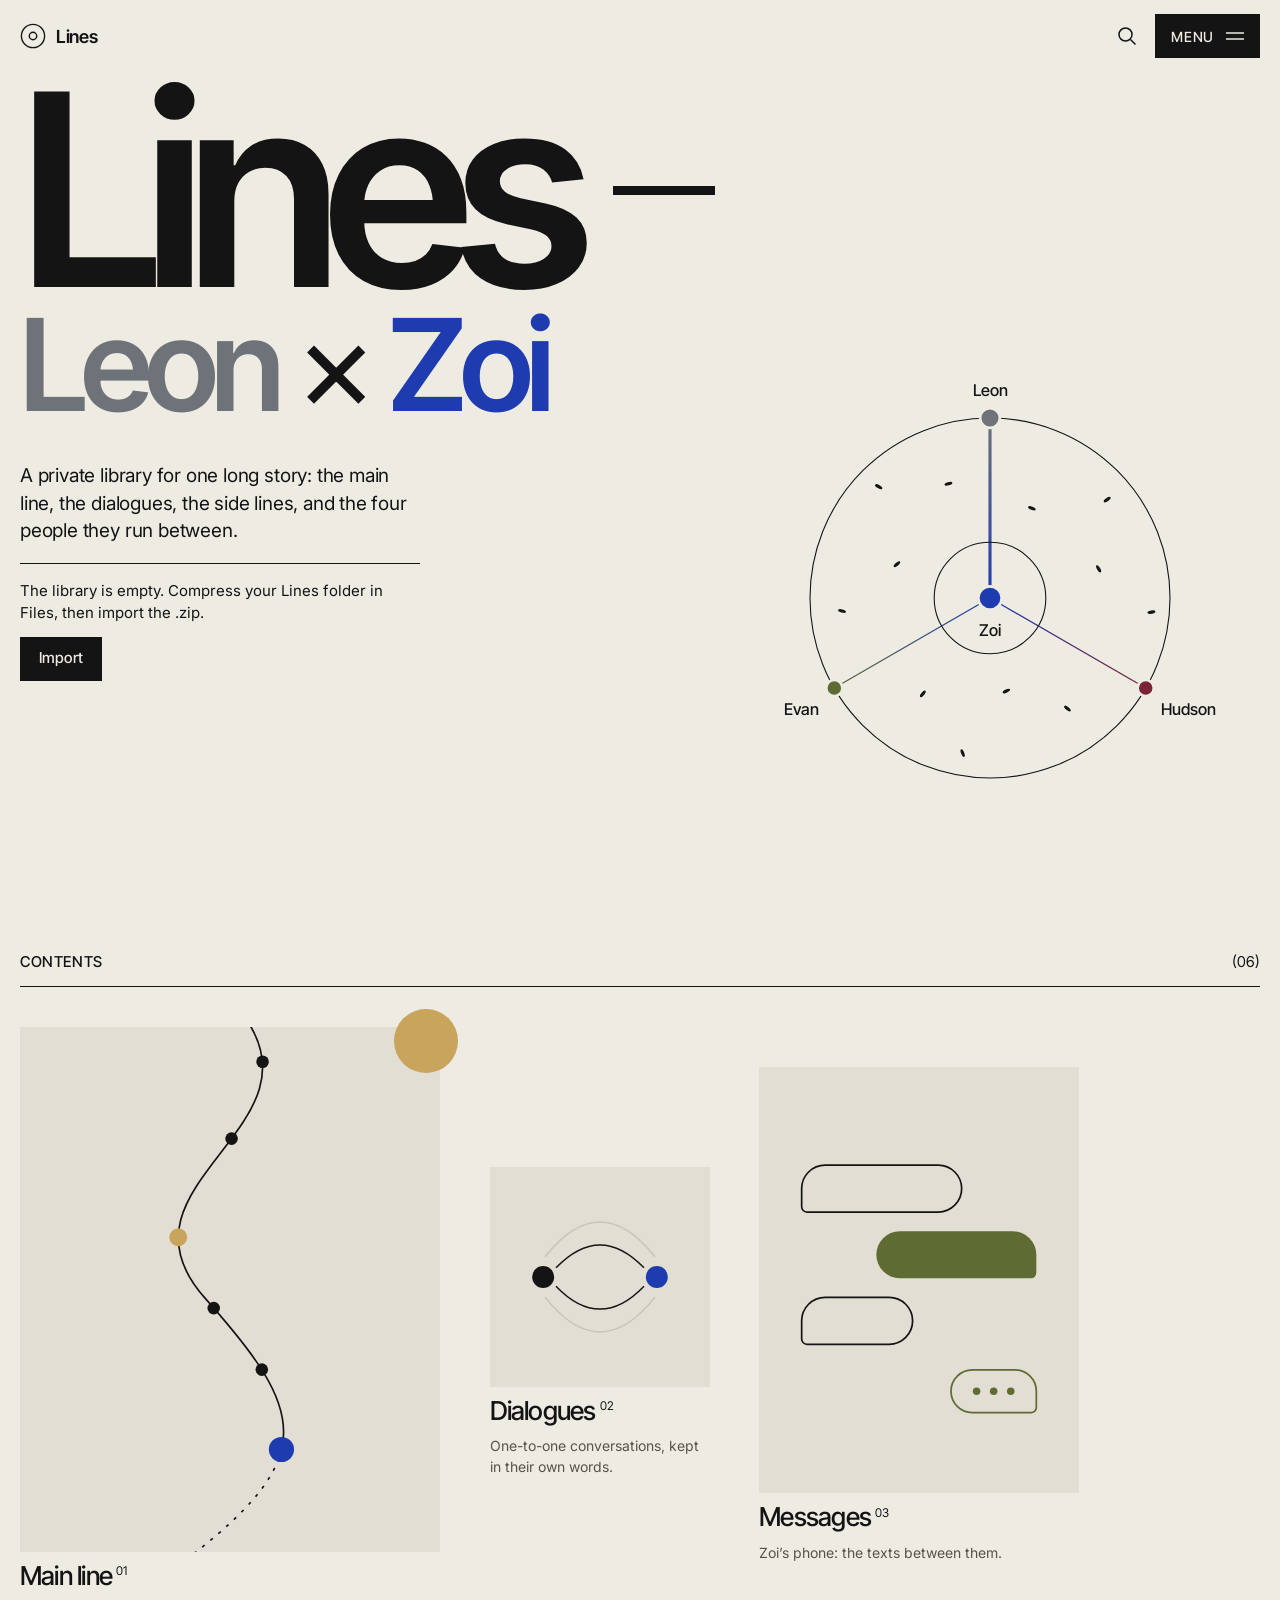
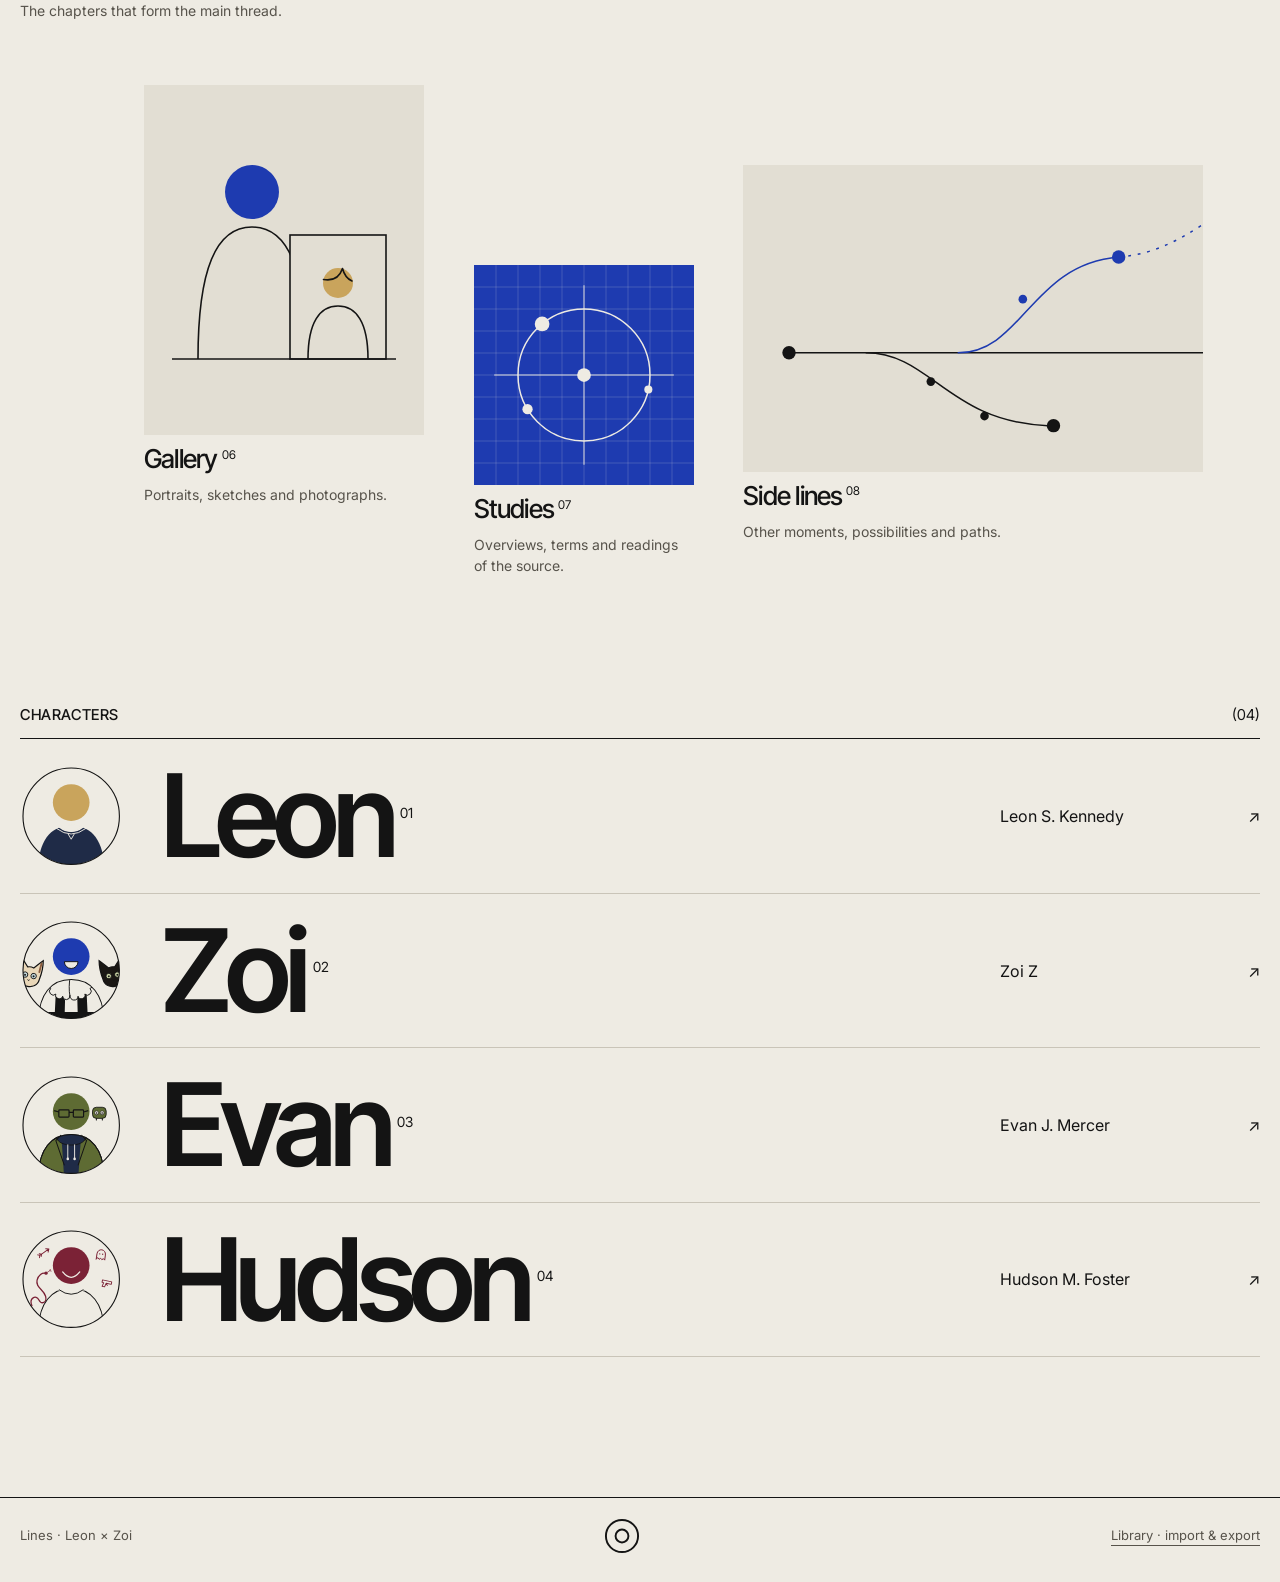
<file: index.html>
<!doctype html>
<html lang="en">
<head>
<meta charset="utf-8">
<meta name="viewport" content="width=device-width, initial-scale=1, viewport-fit=cover">
<meta name="theme-color" content="#EEEBE3">
<meta name="apple-mobile-web-app-capable" content="yes">
<meta name="mobile-web-app-capable" content="yes">
<meta name="apple-mobile-web-app-status-bar-style" content="default">
<meta name="apple-mobile-web-app-title" content="Lines">
<meta name="robots" content="noindex, nofollow">
<title>Lines</title>
<link rel="manifest" href="manifest.webmanifest">
<link rel="icon" href="icons/icon.svg" type="image/svg+xml">
<link rel="apple-touch-icon" href="icons/icon-180.png">
<link rel="preconnect" href="https://fonts.googleapis.com">
<link rel="preconnect" href="https://fonts.gstatic.com" crossorigin>
<link rel="stylesheet" href="https://fonts.googleapis.com/css2?family=Inter+Tight:wght@400;500;600&family=Inter:wght@400;500&family=Noto+Sans+SC:wght@400;500;600&family=Caveat:wght@400;600&display=swap">
<link rel="stylesheet" href="css/style.css">
</head>
<body>
<div id="app"></div>
<div id="overlay" class="overlay" hidden></div>
<input type="file" id="file-input" multiple accept=".zip,.txt,.md,application/zip,text/plain,image/*" hidden>
<script src="js/zip.js"></script>
<script src="js/app.js"></script>
</body>
</html>
</file>
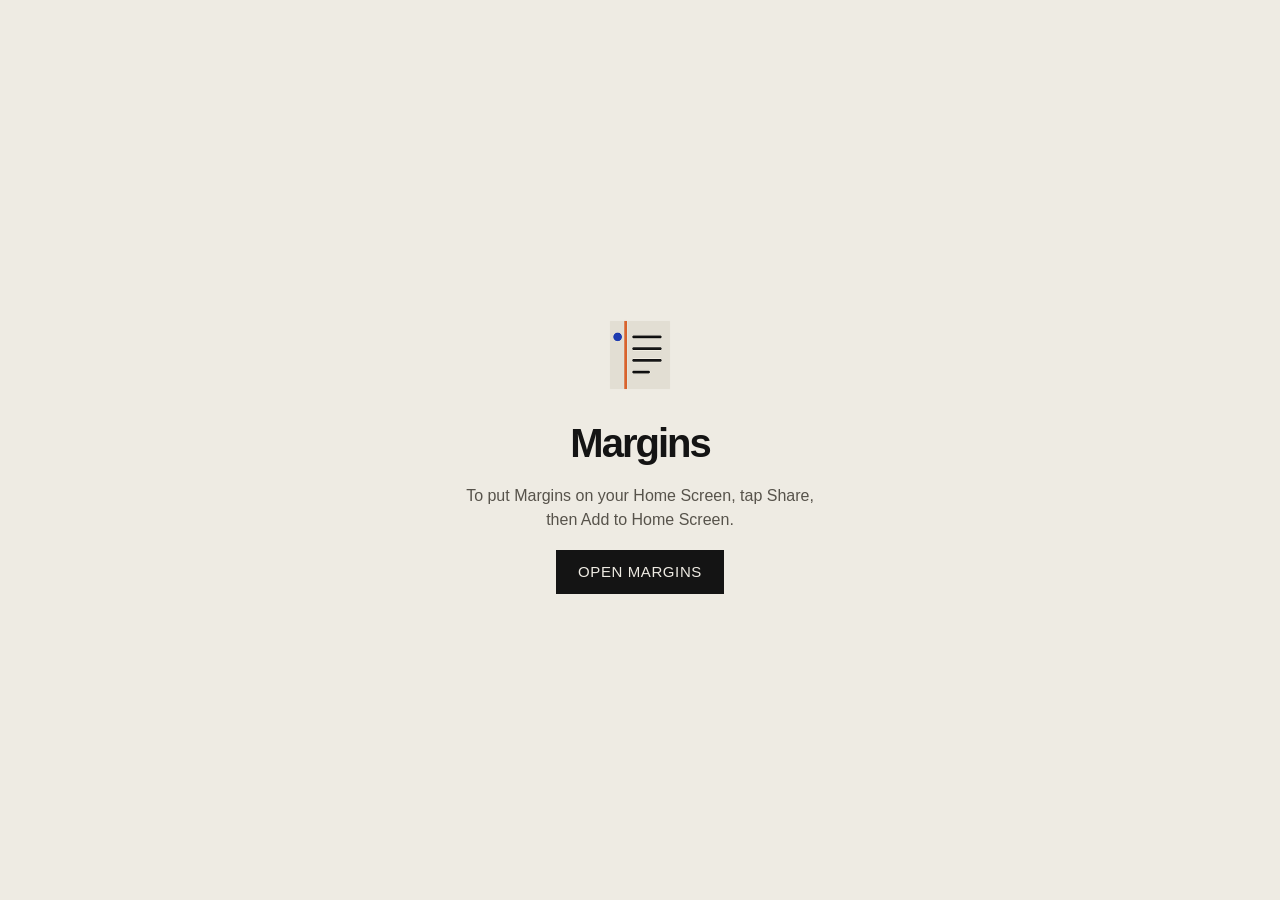
<file: margins/index.html>
<!doctype html>
<html lang="en">
<head>
<meta charset="utf-8">
<meta name="viewport" content="width=device-width,initial-scale=1">
<title>Margins</title>
<meta name="apple-mobile-web-app-title" content="Margins">
<meta name="theme-color" content="#EEEBE3">
<link rel="apple-touch-icon" href="apple-touch-icon.png">
<link rel="icon" type="image/png" href="icon-512.png">
<script>
  // Door page for Margins. It only opens the real library on claude.ai.
  // Visited plainly, it stays put so it can be added to the Home Screen;
  // opened from the Home Screen (it then carries ?open), it goes straight through.
  var MARGINS = 'https://claude.ai/artifact/YVKwJZKLw9r9pMvPxjx9hZ';
  var fromHome = /[?&]open\b/.test(location.search) || window.navigator.standalone === true;
  if (fromHome) { location.replace(MARGINS); }
  else if (history.replaceState) { history.replaceState(null, '', location.pathname + '?open'); }
</script>
<style>
  :root{color-scheme:light}
  body{margin:0;min-height:100vh;display:flex;align-items:center;justify-content:center;background:#EEEBE3;color:#141414;
    font-family:"Helvetica Neue",Arial,sans-serif;padding:24px;box-sizing:border-box;text-align:center}
  main{display:flex;flex-direction:column;align-items:center;gap:18px;max-width:22em}
  img{width:96px;height:96px;border-radius:22px}
  h1{margin:0;font-size:40px;letter-spacing:-.05em;font-weight:800}
  p{margin:0;color:#57534B;line-height:1.5}
  a{display:inline-flex;align-items:center;min-height:44px;padding:0 22px;background:#141414;color:#EEEBE3;text-decoration:none;
    text-transform:uppercase;letter-spacing:.04em;font-size:15px}
</style>
</head>
<body>
<main>
  <img src="apple-touch-icon.png" alt="">
  <h1>Margins</h1>
  <p>To put Margins on your Home Screen, tap Share, then Add to Home Screen.</p>
  <a href="https://claude.ai/artifact/YVKwJZKLw9r9pMvPxjx9hZ">Open Margins</a>
</main>
</body>
</html>
</file>
<file: css/style.css>
:root {
  --paper: #EEEBE3;
  --paper-2: #E2DED3;
  --ink: #141414;
  --muted: #57534B;
  --faint: #8A857A;
  --hair: #C9C4B8;
  --blue: #2D4E9C;
  --red: #D0432E;
  --evan: #B98516;
  --hudson: #2F7D63;
  --display: 'Inter Tight', 'Noto Sans SC', -apple-system, 'PingFang SC', system-ui, sans-serif;
  --text: 'Inter', 'Noto Sans SC', -apple-system, 'PingFang SC', system-ui, sans-serif;
  --gutter: max(20px, env(safe-area-inset-left));
  color-scheme: light;
}

* { box-sizing: border-box; }
html { -webkit-text-size-adjust: 100%; }
body {
  margin: 0;
  background: var(--paper);
  color: var(--ink);
  font-family: var(--text);
  font-size: 16px;
  line-height: 1.5;
  -webkit-font-smoothing: antialiased;
  overflow-x: hidden;
}
body.locked { overflow: hidden; }
a { color: inherit; text-decoration: none; }
button { font: inherit; color: inherit; }
sup { font-size: 12px; font-weight: 400; letter-spacing: 0; margin-left: 4px; vertical-align: super; line-height: 0; }
mark { background: #F1D9A8; color: inherit; }
[hidden] { display: none !important; }

.wrap { padding-left: var(--gutter); padding-right: max(20px, env(safe-area-inset-right)); }

/* ---------- top bar ---------- */
.top {
  display: flex; justify-content: space-between; align-items: center;
  padding: calc(14px + env(safe-area-inset-top)) max(20px, env(safe-area-inset-right)) 14px var(--gutter);
}
.logo { display: flex; align-items: center; gap: 10px; font-family: var(--display); font-weight: 600; font-size: 18px; letter-spacing: -0.02em; min-height: 44px; }
.top-actions { display: flex; align-items: center; gap: 6px; }
.iconbtn { width: 44px; height: 44px; border: 0; background: transparent; display: grid; place-items: center; cursor: pointer; }
.menubtn {
  height: 44px; padding: 0 16px; border: 0; background: var(--ink); color: var(--paper);
  font-family: var(--display); font-size: 14px; font-weight: 500; letter-spacing: 0.05em;
  display: inline-flex; align-items: center; gap: 12px; cursor: pointer;
}

/* ---------- home ---------- */
.hero { padding-top: 8px; }
.hero-line { display: flex; flex-wrap: wrap; align-items: center; column-gap: clamp(14px, 3vw, 48px); row-gap: 4px; }
.mega { margin: 0; font-family: var(--display); font-weight: 600; font-size: clamp(104px, 21vw, 320px); line-height: 0.82; letter-spacing: -0.065em; }
.rule { width: clamp(44px, 8vw, 150px); height: clamp(5px, 0.7vw, 10px); background: var(--ink); }
.pair { margin: 0; font-family: var(--display); font-weight: 600; font-size: clamp(52px, 10vw, 160px); line-height: 0.95; letter-spacing: -0.055em; }
.pair .x { font-weight: 400; }
.hero-sub { display: flex; flex-wrap: wrap; justify-content: space-between; align-items: flex-start; gap: 28px; margin-top: 24px; }
.hero-text { flex: 1 1 280px; max-width: 400px; display: flex; flex-direction: column; gap: 18px; padding-top: 12px; }
.intro { margin: 0; font-size: 19px; line-height: 1.45; letter-spacing: -0.01em; }
.small { margin: 0; font-size: 13px; color: var(--muted); }
.continue { font-family: var(--display); font-size: 17px; font-weight: 500; border-bottom: 1px solid var(--ink); align-self: flex-start; padding-bottom: 2px; }
.import-cta { display: flex; flex-direction: column; gap: 12px; align-items: flex-start; padding: 16px 0; border-top: 1px solid var(--ink); }
.import-cta p { margin: 0; font-size: 15px; }
.bagel { flex: 0 1 540px; width: 100%; max-width: 540px; height: auto; margin-top: clamp(-120px, -6vw, 0px); }
.bagel text { font-family: var(--display); font-size: 18px; font-weight: 500; fill: var(--ink); }

.block { padding-top: clamp(72px, 10vw, 140px); }
.shead { display: flex; justify-content: space-between; align-items: baseline; gap: 12px; padding-bottom: 12px; border-bottom: 1px solid var(--ink); }
.shead h2 { margin: 0; font-family: var(--display); font-size: 15px; font-weight: 500; letter-spacing: 0.04em; }
.shead span { font-family: var(--display); font-size: 15px; }
.shead a { border-bottom: 1px solid currentColor; }

.tiles { display: flex; flex-wrap: wrap; align-items: flex-start; column-gap: 4%; row-gap: 24px; }
.tile { flex: 0 1 calc(var(--basis) * 1); min-width: 200px; margin-top: var(--mt); margin-left: var(--ml); display: flex; flex-direction: column; gap: 10px; }
.tile-img { position: relative; display: flex; align-items: center; justify-content: center; background: var(--paper-2); color: var(--ink); overflow: visible; }
.tile-img img { width: 100%; height: 100%; object-fit: cover; display: block; }
.tile-img.is-blue { background: var(--accent-block, var(--blue)); }
.tile-img .tart { position: absolute; inset: 0; width: 100%; height: 100%; display: block; }
.tile-dot { position: absolute; top: -18px; right: -18px; width: 64px; height: 64px; border-radius: 50%; background: var(--accent-circle, var(--red)); }
.lineart { width: 60%; height: auto; }
.ph { position: absolute; left: 12px; bottom: 10px; font-size: 12px; color: var(--muted); }
.tile-title { font-family: var(--display); font-size: 26px; font-weight: 500; letter-spacing: -0.03em; line-height: 1.1; }
.tile-desc { font-size: 14px; color: var(--muted); }
.tile-desc b { font-weight: 500; color: var(--ink); }

.arcs { display: flex; flex-direction: column; align-items: center; gap: 6px; padding: 48px 0 8px; text-align: center; font-family: var(--display); font-weight: 600; letter-spacing: -0.02em; }
.arcs > a { font-size: clamp(28px, 4.6vw, 64px); line-height: 1.15; }
.arc-current { position: relative; margin-top: 28px; padding: 28px clamp(28px, 5vw, 72px); display: flex; flex-direction: column; align-items: center; gap: 12px; }
.arc-name { font-size: clamp(30px, 8vw, 112px); line-height: 1.05; }
.arc-meta { font-family: var(--text); font-size: 14px; font-weight: 400; letter-spacing: 0; color: var(--muted); }
.arc-meta a { border-bottom: 1px solid currentColor; }
.br { position: absolute; width: 22px; height: 22px; border: 0 solid var(--ink); }
.br.tl { top: 0; left: 0; border-top-width: 2px; border-left-width: 2px; }
.br.tr { top: 0; right: 0; border-top-width: 2px; border-right-width: 2px; }
.br.bl { bottom: 0; left: 0; border-bottom-width: 2px; border-left-width: 2px; }
.br.br2 { bottom: 0; right: 0; border-bottom-width: 2px; border-right-width: 2px; }

.crow { display: flex; flex-wrap: wrap; align-items: center; column-gap: clamp(16px, 3vw, 40px); row-gap: 8px; padding: 22px 0; border-bottom: 1px solid var(--hair); }
.crow-line { display: block; width: clamp(40px, 6vw, 88px); height: 6px; }
.crow-badge { display: block; flex: 0 0 auto; width: clamp(64px, 8vw, 104px); }
.crow-badge svg, .cbadge svg { display: block; width: 100%; height: auto; }
.cbadge { display: block; width: clamp(132px, 22vw, 200px); }
.crow-name { flex: 1 1 240px; font-family: var(--display); font-weight: 600; font-size: clamp(56px, 9vw, 136px); line-height: 0.95; letter-spacing: -0.055em; }
.crow-name sup { font-size: 14px; margin-left: 8px; }
.crow-full { flex: 0 1 260px; display: flex; justify-content: space-between; gap: 16px; font-size: 16px; }
.crow-trace { flex: 1 1 100%; min-width: 0; display: flex; align-items: baseline; gap: 10px; font-size: 14px; color: var(--muted); }
.crow-trace i { flex: none; align-self: center; width: 14px; height: 2px; }
.crow-trace b { flex: none; font-family: var(--display); font-weight: 500; font-size: 11px; letter-spacing: 0.08em; text-transform: uppercase; color: var(--ink); }
.crow-trace span { min-width: 0; overflow: hidden; text-overflow: ellipsis; white-space: nowrap; }
.crow-trace img { flex: none; align-self: center; width: 30px; height: 30px; object-fit: cover; border: 1px solid var(--hair); }
.lb-name { background: transparent; color: var(--paper); border-color: rgba(238, 235, 227, 0.6); }
.crow-trace em { flex: none; font-style: normal; font-size: 12px; color: var(--faint); }

/* A line: what runs between two people. */
.bagel .spoke { cursor: pointer; }
.lhero { padding: 12px 0 0; display: flex; flex-direction: column; gap: 18px; }
.lkick { margin: 0; font-family: var(--display); font-size: 13px; letter-spacing: 0.08em; text-transform: uppercase; color: var(--muted); }
.lname { margin: 0; font-family: var(--display); font-weight: 600; font-size: clamp(46px, 12.5vw, 132px); line-height: 0.9; letter-spacing: -0.06em; white-space: nowrap; }
.lname .x { font-weight: 400; color: var(--faint); }
.line-art { display: block; width: 100%; max-width: 640px; height: auto; margin-top: 6px; }
.lhero .lede { margin: 0; }
.threads.flat { border-top: 0; }
.clines { margin: 0; display: flex; flex-wrap: wrap; gap: 8px 22px; font-family: var(--display); font-size: 15px; }
.clines a { display: inline-flex; align-items: center; gap: 8px; min-height: 32px; border-bottom: 1px solid var(--hair); }

.foot {
  margin-top: clamp(80px, 12vw, 140px); border-top: 1px solid var(--ink);
  padding: 20px max(20px, env(safe-area-inset-right)) calc(28px + env(safe-area-inset-bottom)) var(--gutter);
  display: flex; flex-wrap: wrap; justify-content: space-between; align-items: center; gap: 16px; font-size: 13px; color: var(--muted);
}
.foot svg { color: var(--ink); }
.foot a { border-bottom: 1px solid currentColor; }

/* ---------- pages ---------- */
.page { max-width: 1100px; }
.ptitle { padding: 36px 0 28px; }
.ptitle-row { display: flex; justify-content: space-between; align-items: flex-end; gap: 16px; }
.ptitle h1 { margin: 0; font-family: var(--display); font-weight: 600; font-size: clamp(56px, 12vw, 140px); line-height: 0.9; letter-spacing: -0.06em; }
.lede { margin: 20px 0 0; font-size: 19px; color: var(--muted); max-width: 560px; }

.empty { display: flex; flex-direction: column; align-items: flex-start; gap: 14px; padding: 28px 0; border-top: 1px solid var(--ink); }
.empty p { margin: 0; color: var(--muted); max-width: 520px; }

.btn {
  min-height: 44px; padding: 0 18px; border: 1px solid var(--ink); background: var(--ink); color: var(--paper);
  font-family: var(--display); font-size: 15px; font-weight: 500; letter-spacing: 0.01em; cursor: pointer;
}
.btn.ghost { background: transparent; color: var(--ink); }
.btn.danger { background: transparent; color: #A3301F; border-color: #A3301F; margin-top: 20px; }
.btn.sm { min-height: 36px; padding: 0 14px; }
.linkbtn { border: 0; background: none; padding: 0 0 0 16px; min-height: 44px; cursor: pointer; font-size: 14px; }

.rows { display: flex; flex-direction: column; }
.row { display: grid; grid-template-columns: 52px minmax(0, 1fr) auto; align-items: center; gap: 12px; padding: 16px 0; border-bottom: 1px solid var(--hair); }
.row-num { font-family: var(--display); font-size: 15px; color: var(--muted); font-variant-numeric: tabular-nums; }
.row-main { display: flex; flex-direction: column; gap: 4px; min-width: 0; }
.row-title { font-size: 19px; font-weight: 500; line-height: 1.35; }
.row-meta { font-size: 13px; color: var(--muted); display: flex; flex-wrap: wrap; gap: 6px; overflow: hidden; }
.row.no-num { grid-template-columns: minmax(0, 1fr) auto; }
.row.no-num .row-num { display: none; }
.ch-row .row-title { font-size: 16px; font-weight: 400; color: var(--ink); }
.rhead h1.bignum { margin: 0; font-size: clamp(80px, 18vw, 140px); font-weight: 600; line-height: 0.85; }
.tag.strong { color: var(--ink); border-color: var(--ink); }
.tag { font-size: 12px; color: var(--muted); padding: 1px 7px; border: 1px solid var(--hair); border-radius: 999px; line-height: 1.5; }

.dashes { display: inline-flex; gap: 4px; }
.dashes i { display: block; width: 20px; height: 2px; }
.dashes.sm i { width: 14px; }
.row > .dashes { flex-direction: column; gap: 3px; align-self: center; }
.row > .dashes i { width: 18px; height: 2px; }

.filters { display: flex; gap: 22px; overflow-x: auto; padding: 6px 0 14px; margin-bottom: 4px; scrollbar-width: none; -webkit-overflow-scrolling: touch; }
.filters::-webkit-scrollbar { display: none; }
.filters a { flex: none; display: inline-flex; align-items: center; gap: 8px; min-height: 44px; font-size: 16px; color: var(--muted); border-bottom: 1px solid transparent; }
.filters a.on { color: var(--ink); border-bottom-color: var(--ink); }

.arcs-list { border-top: 1px solid var(--ink); }
.arc { border-bottom: 1px solid var(--ink); }
.arc summary { list-style: none; display: flex; justify-content: space-between; align-items: baseline; gap: 16px; padding: 22px 0; cursor: pointer; }
.arc summary::-webkit-details-marker { display: none; }
.arc-title { font-family: var(--display); font-weight: 600; font-size: clamp(30px, 5vw, 56px); letter-spacing: -0.03em; line-height: 1.1; }
.arc-count { font-family: var(--display); color: var(--muted); }
.arc[open] .arc-count::after { content: ' —'; }
.arc-ov { display: inline-block; margin-bottom: 8px; font-size: 14px; border-bottom: 1px solid currentColor; }
.arc .rows { padding-bottom: 24px; }

/* ---------- reader ---------- */
.reader { max-width: 720px; margin: 0 auto; }
.rbar { display: flex; justify-content: space-between; align-items: center; font-size: 14px; min-height: 44px; }
.rbar > a { min-height: 44px; display: inline-flex; align-items: center; }
.progress { position: relative; height: 8px; border-top: 1px solid var(--hair); margin-bottom: 8px; }
.progress span { position: absolute; left: 0; height: 2px; }
.progress span:first-child { top: -1px; }
.progress span:nth-child(2) { top: 3px; }
.rhead { padding: 28px 0 8px; display: flex; flex-direction: column; gap: 14px; }
.bignum { font-family: var(--display); font-weight: 600; font-size: clamp(80px, 18vw, 140px); line-height: 0.85; letter-spacing: -0.06em; }
.kicker { font-family: var(--display); font-size: 13px; font-weight: 500; letter-spacing: 0.08em; text-transform: uppercase; color: var(--muted); }
.rhead h1 { margin: 0; font-size: clamp(24px, 4vw, 34px); font-weight: 500; line-height: 1.35; }
.rmeta { display: flex; flex-wrap: wrap; align-items: center; gap: 8px; font-size: 13px; color: var(--muted); }
.rmeta a { border-bottom: 1px solid currentColor; }
.doc-img { margin: 24px 0 0; }
.doc-img img { width: 100%; display: block; }

.body { padding-top: 28px; }
.body p { margin: 0 0 1.05em; font-size: 17px; line-height: 1.85; }
.body .scene, .body .scene p { font-size: 15px; color: var(--muted); line-height: 1.75; }
.body div.scene { margin: 1.6em 0; padding-left: 14px; border-left: 2px solid var(--hair); border-left-color: color-mix(in srgb, var(--who, var(--hair)) 50%, var(--paper)); }
.body div.scene p { margin: 0 0 0.6em; }
.body div.scene p:last-child { margin-bottom: 0; }
.body .sub { margin: 2em 0 1em; padding-bottom: 8px; border-bottom: 1px solid var(--ink); font-size: 16px; font-weight: 500; }
.turn { margin: 0 0 1.4em; }
.turn p { margin-bottom: 0.4em; }
.spk { display: inline-flex; align-items: center; gap: 8px; margin-bottom: 6px; font-family: var(--display); font-size: 12px; font-weight: 600; letter-spacing: 0.08em; text-transform: uppercase; }
.spk i { display: block; width: 18px; height: 3px; }

.thread { display: flex; flex-direction: column; gap: 6px; }
.bubble { max-width: 82%; margin: 0 !important; padding: 9px 14px; background: var(--paper-2); border-radius: 18px 18px 18px 4px; font-size: 16px !important; line-height: 1.5 !important; align-self: flex-start; white-space: pre-wrap; }
.bubble.me { align-self: flex-end; background: var(--ink); color: var(--paper); border-radius: 18px 18px 4px 18px; }
.msg-name { margin: 14px 0 2px !important; align-self: flex-start; }
.msg-name.me { align-self: flex-end; }
.msg-name .spk { margin: 0; }
.msg-time { align-self: center; margin: 18px 0 6px !important; font-size: 12px !important; color: var(--muted); }
.msg-scene { align-self: center; text-align: center; max-width: 90%; font-size: 13px !important; color: var(--muted); }

.diary p { font-family: 'Caveat', var(--text); font-size: 24px; line-height: 1.5; }

.related { padding-top: 48px; }
.pn { display: flex; justify-content: space-between; gap: 16px; flex-wrap: wrap; margin-top: 48px; padding-top: 18px; border-top: 1px solid var(--ink); font-family: var(--display); font-size: 16px; }
.pn a { min-height: 44px; display: flex; flex-direction: column; gap: 2px; max-width: 48%; }
.pn a.r { align-items: flex-end; text-align: right; margin-left: auto; }
.pn small { font-size: 12px; color: var(--muted); }
.pn span { display: inline-flex; align-items: center; gap: 8px; }

/* ---------- characters ---------- */
.chero { padding: 36px 0 0; display: flex; flex-direction: column; gap: 16px; }
.cname { margin: 0; font-family: var(--display); font-weight: 600; font-size: clamp(88px, 18vw, 220px); line-height: 0.85; letter-spacing: -0.065em; }
.cname sup { font-size: 16px; margin-left: 10px; }
.chero .lede { margin: 0; }
.ccover { margin: 8px 0 0; }
.ccover img { width: 100%; max-height: 70vh; object-fit: cover; display: block; }
.note-line { margin: 14px 0; font-size: 15px; color: var(--muted); max-width: 640px; }
.note-line a { color: var(--ink); border-bottom: 1px solid currentColor; }

.items { display: grid; grid-template-columns: repeat(auto-fill, minmax(150px, 1fr)); gap: 20px; margin-top: 20px; }
.item { display: flex; flex-direction: column; gap: 8px; }
.item-img { aspect-ratio: 1 / 1; background: var(--paper-2); display: grid; place-items: center; color: var(--ink); overflow: hidden; }
.item-img img { width: 100%; height: 100%; object-fit: cover; }
.item-name { font-weight: 500; }
.item-ep { font-size: 13px; color: var(--muted); }
.ph-item .item-name { color: var(--muted); font-weight: 400; font-size: 14px; }

.sketches { columns: 2 180px; column-gap: 16px; margin-top: 20px; }
.sk { display: block; width: 100%; margin: 0 0 16px; padding: 0; border: 0; background: var(--paper-2); cursor: zoom-in; break-inside: avoid; position: relative; }
.sk img { width: 100%; display: block; }
.ph-sk { aspect-ratio: 4 / 5; display: grid; place-items: center; cursor: default; color: var(--ink); }

.saves { margin-top: 20px; background: var(--ink); color: var(--paper); padding: 20px; }
.saves-head { display: flex; justify-content: space-between; gap: 12px; font-family: var(--display); font-size: 13px; letter-spacing: 0.12em; padding-bottom: 14px; border-bottom: 1px solid #3A3A38; }
.slots { display: grid; grid-template-columns: repeat(auto-fill, minmax(220px, 1fr)); gap: 12px; padding-top: 16px; }
.slot { position: relative; display: flex; flex-direction: column; gap: 6px; padding: 16px; border: 1px solid #3A3A38; min-height: 120px; }
.slot-top { display: flex; justify-content: space-between; font-family: var(--display); font-size: 12px; letter-spacing: 0.12em; color: #B5B0A5; }
.slot-top b { font-weight: 600; color: var(--paper); }
.slot-title { font-size: 18px; font-weight: 500; }
.slot-ex { font-size: 13px; color: #B5B0A5; line-height: 1.5; }
.empty-slot .slot-title { color: #77736B; font-family: var(--display); letter-spacing: 0.12em; font-size: 14px; }

.diary-list { display: flex; flex-direction: column; margin-top: 8px; }
.dentry { display: flex; flex-direction: column; gap: 4px; padding: 18px 0; border-bottom: 1px solid var(--hair); }
.dentry-top { font-size: 12px; color: var(--muted); font-family: var(--display); letter-spacing: 0.06em; }
.dentry-title { font-size: 19px; font-weight: 500; }
.dentry-ex { font-family: 'Caveat', var(--text); font-size: 21px; line-height: 1.35; color: var(--muted); }
.ph-entry .dentry-title { color: var(--muted); font-weight: 400; font-size: 15px; }

.profile { border-bottom: 1px solid var(--hair); }
.profile summary { padding: 16px 0; font-size: 18px; font-weight: 500; cursor: pointer; }
.profile .body { padding-top: 0; }

/* ---------- gallery ---------- */
.gallery { display: grid; grid-template-columns: repeat(auto-fill, minmax(160px, 1fr)); gap: 16px; }
.gimg { padding: 0; border: 0; background: none; text-align: left; cursor: zoom-in; display: flex; flex-direction: column; gap: 8px; }
.gimg img { width: 100%; aspect-ratio: 4 / 5; object-fit: cover; display: block; background: var(--paper-2); }
.gimg span { font-size: 13px; color: var(--muted); }

/* ---------- timeline ---------- */
.jump { display: flex; align-items: center; gap: 8px; margin-bottom: 20px; font-size: 16px; }
.jump input { width: 90px; min-height: 40px; padding: 0 10px; border: 1px solid var(--ink); background: transparent; font: inherit; }
.tl { padding-top: 28px; scroll-margin-top: 16px; }
.tl-head { display: flex; align-items: baseline; gap: 16px; border-bottom: 1px solid var(--ink); padding-bottom: 8px; }
.tl-num { font-family: var(--display); font-weight: 600; font-size: 44px; letter-spacing: -0.04em; line-height: 1; }
.tl-arc { color: var(--muted); font-size: 14px; }

/* ---------- library ---------- */
.lib-stats { display: grid; grid-template-columns: repeat(auto-fit, minmax(120px, 1fr)); gap: 0; border-top: 1px solid var(--ink); border-bottom: 1px solid var(--ink); margin-bottom: 24px; }
.lib-stats div { padding: 16px 0; display: flex; flex-direction: column; }
.lib-stats b { font-family: var(--display); font-size: 40px; font-weight: 600; letter-spacing: -0.04em; line-height: 1.1; }
.lib-stats span { font-size: 13px; color: var(--muted); }
.color-preview-wrap { display: flex; align-items: flex-end; justify-content: space-between; gap: 16px; flex-wrap: wrap; }
.preview-accents { display: flex; align-items: flex-end; gap: 10px; padding-bottom: 14px; }
.pa-circle { display: block; width: 36px; height: 36px; border-radius: 50%; }
.pa-block { display: block; width: 36px; height: 36px; }
.hex { width: 98px; min-height: 40px; padding: 0 10px; border: 1px solid var(--hair); background: transparent; font: 15px/1 ui-monospace, 'SF Mono', Menlo, monospace; color: var(--ink); border-radius: 0; -webkit-appearance: none; }
.hex:focus { outline: none; border-color: var(--ink); }
.hex.bad { border-color: #A3301F; }
.swatch.square { border-radius: 0; }
.accent-row .color-name { font-size: 17px; font-weight: 500; letter-spacing: 0; }
.color-preview { margin: 20px 0 8px; font-family: var(--display); font-weight: 600; font-size: clamp(52px, 12vw, 120px); line-height: 0.95; letter-spacing: -0.055em; }
.color-preview .x { font-weight: 400; }
.presets { display: flex; flex-wrap: wrap; gap: 8px; margin-top: 16px; }
.preset { display: inline-flex; align-items: center; gap: 10px; min-height: 44px; padding: 0 14px; border: 1px solid var(--hair); background: transparent; cursor: pointer; font-size: 14px; }
.preset.on { border-color: var(--ink); }
.pdots { display: inline-flex; gap: 3px; }
.pdots i { width: 10px; height: 10px; border-radius: 50%; display: block; }
.colors { display: flex; flex-direction: column; }
.color-row { display: flex; align-items: center; gap: 14px; min-height: 60px; border-bottom: 1px solid var(--hair); }
.swatch { position: relative; width: 44px; height: 44px; border-radius: 50%; overflow: hidden; flex: none; cursor: pointer; box-shadow: inset 0 0 0 1px rgba(0,0,0,.12); }
.swatch input { position: absolute; inset: 0; width: 100%; height: 100%; opacity: 0; cursor: pointer; border: 0; padding: 0; }
.color-name { font-family: var(--display); font-size: 22px; font-weight: 600; letter-spacing: -0.02em; flex: 1; }
.color-hex { font-size: 13px; color: var(--muted); font-variant-numeric: tabular-nums; }
.lib-actions { display: flex; flex-wrap: wrap; gap: 10px; margin-bottom: 14px; }
.code { background: var(--paper-2); padding: 16px; font-size: 14px; line-height: 1.7; overflow-x: auto; white-space: pre; font-family: ui-monospace, 'SF Mono', Menlo, monospace; }
.files { list-style: none; margin: 0; padding: 0; }
.files li { display: flex; justify-content: space-between; align-items: center; gap: 12px; border-bottom: 1px solid var(--hair); font-size: 14px; color: var(--muted); }
.files li span { min-width: 0; overflow-wrap: anywhere; padding: 8px 0; }
.files b { color: var(--ink); font-weight: 500; }

/* ---------- overlays ---------- */
.overlay { position: fixed; inset: 0; z-index: 50; background: var(--paper); overflow-y: auto; -webkit-overflow-scrolling: touch; }
.menu-list { display: flex; flex-direction: column; padding: 12px max(20px, env(safe-area-inset-right)) 0 var(--gutter); }
.menu-list a { font-family: var(--display); font-weight: 600; font-size: clamp(44px, 11vw, 96px); line-height: 1.05; letter-spacing: -0.05em; padding: 4px 0; }
.menu-list a sup { font-size: 14px; }
.menu-chars { display: flex; flex-wrap: wrap; gap: 20px; padding: 28px max(20px, env(safe-area-inset-right)) 0 var(--gutter); }
.menu-chars a { display: inline-flex; align-items: center; gap: 8px; min-height: 44px; font-size: 18px; }
.menu-foot { padding: 28px max(20px, env(safe-area-inset-right)) calc(28px + env(safe-area-inset-bottom)) var(--gutter); }
.menu-foot a { border-bottom: 1px solid currentColor; font-size: 15px; }

.search { padding: 8px max(20px, env(safe-area-inset-right)) 40px var(--gutter); max-width: 900px; }
.search input { width: 100%; font-family: var(--display); font-size: clamp(28px, 6vw, 48px); font-weight: 500; letter-spacing: -0.03em; border: 0; border-bottom: 2px solid var(--ink); background: transparent; padding: 8px 0; outline: none; border-radius: 0; -webkit-appearance: none; }
.search .rows { margin-top: 12px; }

.overlay.lightbox { background: rgba(20, 20, 20, 0.96); display: flex; flex-direction: column; align-items: center; justify-content: center; gap: 18px; padding: calc(70px + env(safe-area-inset-top)) 12px calc(24px + env(safe-area-inset-bottom)); }
.lb-fig { margin: 0; display: flex; justify-content: center; max-width: 100%; }
.lb-fig .tone { aspect-ratio: auto; width: auto; display: inline-block; }
.lb-fig .tone img { width: auto; height: auto; max-width: 100%; max-height: calc(100vh - 260px); object-fit: contain; }
.lb-bar { display: flex; flex-direction: column; align-items: center; gap: 12px; }
.lb-bar .chip { background: transparent; color: var(--paper); border-color: rgba(238, 235, 227, 0.4); }
.lb-bar .chip.on { background: var(--paper); color: var(--ink); border-color: var(--paper); }
.lb-bar .chip.danger { color: #E8907F; border-color: rgba(232, 144, 127, 0.5); }

/* ---------- photo styles ---------- */
.tone { position: relative; display: block; width: 100%; aspect-ratio: 4 / 5; overflow: hidden; background: var(--paper-2); isolation: isolate; }
.tone img { width: 100%; height: 100%; object-fit: cover; display: block; }
/* Film: soft faded colour, a little warm, like old prints. */
.tone.t-film img { filter: saturate(0.42) sepia(0.14) contrast(0.92) brightness(1.04); }
/* Ink: black and white laid on the paper. */
.tone.t-ink { background: var(--paper); }
.tone.t-ink img { filter: grayscale(1) contrast(1.06) brightness(1.03); mix-blend-mode: multiply; }
/* Print: one colour per person, softened toward the paper. */
.tone.t-print { background: var(--tone); background: color-mix(in srgb, var(--tone) 62%, var(--paper)); }
.tone.t-print img { filter: grayscale(1) contrast(1.1) brightness(1.05); mix-blend-mode: screen; }
.tone.t-print::after { content: ''; position: absolute; inset: 0; background: var(--paper); mix-blend-mode: multiply; pointer-events: none; }
/* A small mark in each person's colour, so the photo still says whose it is. */
.tdash { position: absolute; left: 10px; bottom: 10px; display: flex; gap: 4px; }
.tdash b { display: block; width: 18px; height: 3px; }
.tone-modes { display: inline-flex; flex-wrap: wrap; gap: 6px; }
.filters.sm { padding-top: 0; }
.filters.sm a { font-size: 14px; min-height: 36px; }
.gsec { margin-top: 26px; }
.gsec .shead { margin-bottom: 16px; }
.lb-cap { margin: -6px 0 0; color: var(--paper); font-size: 14px; opacity: 0.85; text-align: center; }
.lb-form { display: flex; flex-wrap: wrap; justify-content: center; align-items: flex-end; gap: 10px; max-width: 520px; }
.lb-form label { display: flex; flex-direction: column; gap: 4px; font-size: 12px; color: rgba(238, 235, 227, 0.7); width: 90px; }
.lb-form label.wide { flex: 1 1 180px; width: auto; }
.lb-form input { font: inherit; font-size: 16px; color: var(--paper); background: transparent; border: 1px solid rgba(238, 235, 227, 0.4); padding: 7px 10px; border-radius: 0; }
.lb-form input:focus { outline: none; border-color: var(--paper); }
.lb-form .links { width: 100%; align-items: center; }
.lb-form .links span { font-size: 12px; color: rgba(238, 235, 227, 0.7); margin-right: 4px; }
.overlay.lightbox { justify-content: flex-start; }
.chat-pics { padding: 4px 0 8px; }
.chat-pics .gimg { flex-basis: 110px; }
button.item { padding: 0; border: 0; background: none; text-align: left; font: inherit; color: inherit; cursor: zoom-in; }

/* ---------- chips and sheets ---------- */
.chips { display: flex; flex-wrap: wrap; justify-content: center; gap: 8px; }
.chip { display: inline-flex; align-items: center; gap: 8px; min-height: 36px; padding: 0 14px; border: 1px solid var(--ink); border-radius: 999px; background: transparent; color: var(--ink); font: inherit; font-size: 14px; cursor: pointer; }
.chip.on { background: var(--ink); color: var(--paper); }
.chip.danger { color: #A3301F; border-color: #A3301F; }
.overlay.sheet-ov { background: rgba(20, 20, 20, 0.45); display: flex; align-items: flex-end; justify-content: center; }
.sheet { width: min(560px, 100%); background: var(--paper); padding: 26px var(--gutter) calc(26px + env(safe-area-inset-bottom)); display: flex; flex-direction: column; gap: 14px; }
.sheet h2 { margin: 0; font-family: var(--display); font-size: 30px; font-weight: 600; letter-spacing: -0.03em; }
.sheet-k { margin: 0; font-size: 13px; letter-spacing: 0.06em; text-transform: uppercase; color: var(--muted); }
.sheet .chips { justify-content: flex-start; }
.sheet .note-line { margin: 0; font-size: 14px; }
.sheet .linkbtn { padding: 0; align-self: flex-start; }
.sheet-btns { display: flex; align-items: center; gap: 18px; padding-top: 6px; }
.field { display: flex; flex-direction: column; gap: 6px; font-size: 13px; color: var(--muted); }
.field input { font: inherit; font-size: 17px; color: var(--ink); padding: 10px 12px; border: 1px solid var(--hair); background: var(--paper); border-radius: 0; }
.field input:focus { outline: none; border-color: var(--ink); }

/* ---------- gallery actions and photo strip ---------- */
.gal-actions { display: flex; flex-wrap: wrap; align-items: center; gap: 12px; margin: 0 0 18px; }
.gimg .tone img { aspect-ratio: auto; }
.gcap { font-size: 13px; color: var(--muted); overflow: hidden; text-overflow: ellipsis; white-space: nowrap; }
.strip { display: flex; gap: 12px; overflow-x: auto; padding-top: 18px; scrollbar-width: none; -webkit-overflow-scrolling: touch; }
.strip::-webkit-scrollbar { display: none; }
.strip .gimg { flex: 0 0 clamp(120px, 26vw, 180px); }

/* ---------- messages ---------- */
.threads { border-top: 1px solid var(--ink); }
.trow { display: flex; align-items: center; gap: 16px; padding: 16px 0; border-bottom: 1px solid var(--hair); }
.trow-av { flex: 0 0 56px; width: 56px; }
.trow-av svg { display: block; width: 100%; height: auto; }
.trow-main { flex: 1; min-width: 0; display: flex; flex-direction: column; gap: 4px; }
.trow-name { font-family: var(--display); font-size: 20px; font-weight: 600; letter-spacing: -0.02em; }
.trow-last { font-size: 14px; color: var(--muted); overflow: hidden; text-overflow: ellipsis; white-space: nowrap; }
.trow-last em { font-style: normal; color: var(--faint); }
.trow-meta { flex: none; display: flex; flex-direction: column; align-items: flex-end; gap: 6px; font-size: 12px; color: var(--muted); }
.trow-meta b { min-width: 22px; height: 22px; padding: 0 7px; border-radius: 11px; background: var(--ink); color: var(--paper); font-weight: 500; display: inline-grid; place-items: center; }
.chat-page { padding-bottom: 40px; }
.chat-head { display: flex; flex-direction: column; align-items: center; text-align: center; gap: 6px; padding: 18px 0 22px; }
.chat-av { display: block; width: 84px; margin-bottom: 6px; }
.chat-av svg { display: block; width: 100%; height: auto; }
.chat-head h1 { margin: 0; font-family: var(--display); font-size: clamp(30px, 6vw, 44px); font-weight: 600; letter-spacing: -0.03em; line-height: 1.05; }
.chat-sub { margin: 0; font-size: 14px; color: var(--muted); }
.chat-stats { margin: 4px 0 0; font-size: 12px; letter-spacing: 0.04em; color: var(--faint); }
.pins { display: flex; flex-direction: column; gap: 8px; margin-bottom: 14px; }
.pin { display: flex; align-items: baseline; gap: 12px; width: 100%; padding: 10px 14px; border: 1px solid var(--ink); background: var(--paper); text-align: left; font: inherit; cursor: pointer; color: var(--ink); }
.pin-k { flex: none; font-size: 11px; letter-spacing: 0.08em; text-transform: uppercase; color: var(--muted); }
.pin-t { font-size: 15px; overflow: hidden; text-overflow: ellipsis; white-space: nowrap; }
.chat { display: flex; flex-direction: column; gap: 6px; padding: 18px 14px 26px; border-top: 1px solid var(--ink); border-bottom: 1px solid var(--ink); background-color: var(--paper); background-repeat: repeat; }
.chat .bubble { cursor: pointer; transition: box-shadow 0.2s; }
.chat .bubble:not(.me) { background: var(--paper-2); }
.bubble.aside { font-style: italic; opacity: 0.75; }
.bubble.pinned { box-shadow: 0 0 0 1.5px var(--accent-circle, #C9A45C); }
.bubble.sel { box-shadow: 0 0 0 2px var(--ink); }
.bubble.me.sel { box-shadow: 0 0 0 2px var(--paper), 0 0 0 3.5px var(--ink); }
.bubble.flash { box-shadow: 0 0 0 3px var(--accent-circle, #C9A45C); }
.bubble-act { align-self: flex-start; margin: 2px 0 6px; }
.bubble-act.me { align-self: flex-end; }
.bubble-act .chip { background: var(--paper); }
.seg { align-self: stretch; display: flex; justify-content: center; gap: 12px; margin: 22px 0 8px; font-size: 12px; color: var(--muted); text-align: center; }
.seg:first-child { margin-top: 2px; }
.seg span { background: var(--paper); padding: 0 6px; }
.seg a { background: var(--paper); padding: 0 6px; color: var(--ink); border-bottom: 1px solid currentColor; }
.msg-from { margin: 12px 0 0 4px !important; font-size: 12px !important; align-self: flex-start; }
.msg-from b { font-weight: 600; }
.msg-from span { margin-left: 6px; color: var(--faint); }
.chat .msg-time, .chat .msg-scene { background: var(--paper); padding: 0 6px; }
.chat-hint { text-align: center; margin: 14px auto 0; font-size: 13px; }
.lb-img { max-width: 100%; max-height: calc(100vh - 100px); object-fit: contain; }
.lb-close { position: fixed; top: calc(14px + env(safe-area-inset-top)); right: max(20px, env(safe-area-inset-right)); background: var(--paper); color: var(--ink); }

.toast {
  position: fixed; left: 50%; bottom: calc(24px + env(safe-area-inset-bottom)); transform: translate(-50%, 20px);
  background: var(--ink); color: var(--paper); padding: 12px 18px; font-size: 14px; max-width: calc(100vw - 40px);
  opacity: 0; pointer-events: none; transition: opacity .2s, transform .2s; z-index: 80;
}
.toast.show { opacity: 1; transform: translate(-50%, 0); }

@media (max-width: 600px) {
  .tiles { column-gap: 0; }
  .tile { flex: 0 0 66%; min-width: 0; margin: 32px 0 0 0 !important; }
  .tile:nth-child(2n) { margin-left: auto !important; flex-basis: 58%; }
  .tile:nth-child(3n) { flex-basis: 72%; }
  .tile-dot { top: -14px; right: -14px; width: 44px; height: 44px; }
  .tile-title { font-size: 24px; }
  .row { grid-template-columns: 44px minmax(0, 1fr) auto; }
  .row-title { font-size: 17px; }
}

.row-meta.one-line { display: block; white-space: nowrap; overflow: hidden; text-overflow: ellipsis; }
.key-mark { display: inline-block; width: 8px; height: 8px; border-radius: 50%; background: var(--accent-circle, #C9A45C); margin: 0 8px 0 0; vertical-align: 0.15em; }
.tag.key { color: var(--ink); border-color: var(--accent-circle, #C9A45C); background: color-mix(in srgb, var(--accent-circle, #C9A45C) 18%, transparent); }
.notes { margin: 18px 0 0; border-top: 1px solid var(--hair); border-bottom: 1px solid var(--hair); }
.notes summary { padding: 12px 0; font-family: var(--display); font-size: 13px; font-weight: 500; letter-spacing: 0.06em; text-transform: uppercase; color: var(--muted); cursor: pointer; list-style: none; }
.notes summary::-webkit-details-marker { display: none; }
.notes summary::after { content: ' +'; }
.notes[open] summary::after { content: ' −'; }
.notes .note-sec { padding: 0 0 14px; }
.notes .note-k { display: block; font-size: 12px; color: var(--muted); margin-bottom: 4px; }
.notes p { margin: 0 0 4px; font-size: 14px; line-height: 1.6; color: var(--ink); }
.notes .body { padding-top: 0; }
.notes .body p { font-size: 14px; line-height: 1.6; margin-bottom: 4px; }
.arc .notes { margin: 0 0 12px; }
.chat .notes { align-self: stretch; margin: 0 0 10px; background: var(--paper); padding: 0 12px; border: 1px solid var(--hair); }
.chat .notes summary { padding: 8px 0; font-size: 11px; }

.tag-edit { padding-left: 4px; min-height: 32px; font-size: 13px; color: var(--muted); text-decoration: underline; text-underline-offset: 3px; }
.tag-form { display: flex; flex-direction: column; gap: 8px; margin-top: 12px; }
.tag-form label { font-size: 12px; color: var(--muted); }
.tag-form input { width: 100%; min-height: 44px; padding: 0 12px; border: 1px solid var(--ink); background: transparent; font: 16px/1.4 var(--text); color: var(--ink); border-radius: 0; -webkit-appearance: none; }
.tag-form span { display: flex; align-items: center; gap: 4px; }

/* Hover colours only on devices with a real pointer, so a tap on iPhone does not leave a link tinted. */
@media (hover: hover) {
  a:hover { color: var(--blue); }
  .menubtn:hover { background: var(--blue); color: var(--paper); }
  .bagel a:hover text { fill: var(--blue); }
  .bagel .spoke:hover .spoke-line { stroke-width: 6; }
  .tile:hover .tile-title { color: var(--blue); }
  .btn:hover { background: var(--blue); border-color: var(--blue); }
  .btn.ghost:hover { background: var(--ink); color: var(--paper); border-color: var(--ink); }
  .linkbtn:hover { color: var(--blue); }
  .row:hover .row-title { color: var(--blue); }
  .slot:hover { color: var(--paper); border-color: var(--evan); }
  .slot:hover .slot-top b { color: var(--evan); }
}

/* ---------- choosing several images ---------- */
.gimg { position: relative; }
.gcheck { position: absolute; top: 8px; right: 8px; width: 24px; height: 24px; border-radius: 50%; border: 1.5px solid var(--paper); background: rgba(20, 20, 20, 0.25); box-shadow: 0 0 0 1px rgba(20, 20, 20, 0.25); }
.gimg.picked .gcheck { background: var(--ink); border-color: var(--paper); }
.gimg.picked .gcheck::after { content: ''; position: absolute; left: 7px; top: 3px; width: 6px; height: 11px; border: solid var(--paper); border-width: 0 2px 2px 0; transform: rotate(45deg); }
.gimg.picked .tone { outline: 2px solid var(--ink); outline-offset: 2px; }
.selbar { position: fixed; left: 0; right: 0; bottom: 0; z-index: 40; display: flex; align-items: center; gap: 14px; padding: 12px var(--gutter) calc(12px + env(safe-area-inset-bottom)); background: var(--paper); border-top: 1px solid var(--ink); }
.selcount { flex: 1; font-size: 14px; }
.selbar .linkbtn { padding: 0; min-height: 36px; }
.selbar .chip[disabled] { opacity: 0.35; }

/* texting inside a 1v1 or a single text file */
.chat.inline { margin: 14px 0 26px; }
.body .chat.inline p { margin: 0; }
.body .chat.inline .bubble { font-size: 16px; line-height: 1.5; }
.body .chat.inline .msg-scene, .body .chat.inline .msg-time { font-size: 13px; line-height: 1.6; }

/* back to top */
.totop { position: fixed; right: max(16px, env(safe-area-inset-right)); bottom: calc(18px + env(safe-area-inset-bottom)); z-index: 30; width: 46px; height: 46px; border-radius: 50%; border: 1px solid var(--ink); background: var(--paper); color: var(--ink); display: grid; place-items: center; cursor: pointer; opacity: 0; transform: translateY(8px); pointer-events: none; transition: opacity 0.2s, transform 0.2s; }
.totop.show { opacity: 1; transform: none; pointer-events: auto; }
body:has(.selbar) .totop { bottom: calc(78px + env(safe-area-inset-bottom)); }
body.locked .totop { display: none; }
.body .sub + .chat.inline { border-top: 0; margin-top: 0; }

/* ---------- character things: one grid, four kinds of card ---------- */
.cgrid { display: grid; grid-template-columns: repeat(2, minmax(0, 1fr)); gap: 16px 14px; margin-top: 20px; }
@media (min-width: 720px) { .cgrid { grid-template-columns: repeat(3, minmax(0, 1fr)); } }
@media (min-width: 1040px) { .cgrid { grid-template-columns: repeat(4, minmax(0, 1fr)); } }
.ccard { display: flex; flex-direction: column; gap: 8px; padding: 0; border: 0; background: none; text-align: left; font: inherit; color: inherit; cursor: pointer; min-width: 0; }
.ccard-face { position: relative; display: flex; flex-direction: column; aspect-ratio: 4 / 5; overflow: hidden; background: var(--paper-2); }
.ccard-face img { width: 100%; height: 100%; object-fit: cover; display: block; }
.ccard-label { display: flex; flex-direction: column; gap: 2px; min-width: 0; }
.ccard-k { font-size: 11px; letter-spacing: 0.08em; text-transform: uppercase; color: var(--muted); }
.ccard-t { font-size: 15px; font-weight: 500; overflow: hidden; text-overflow: ellipsis; white-space: nowrap; }
.ccard-t.muted { font-weight: 400; color: var(--muted); }
/* the add card */
.ccard.add .ccard-face { background: transparent; border: 1px dashed var(--faint); align-items: center; justify-content: center; }
.plus { position: relative; width: 28px; height: 28px; }
.plus::before, .plus::after { content: ''; position: absolute; left: 50%; top: 50%; background: var(--ink); transform: translate(-50%, -50%); }
.plus::before { width: 28px; height: 1.5px; }
.plus::after { width: 1.5px; height: 28px; }
/* Leon: an object on a plinth, with a museum label */
.ccard.leon { gap: 14px; }
.ccard.leon .ccard-face { display: grid; place-items: center; color: var(--ink); }
.ccard.leon.nopic .ccard-face::after { content: ''; position: absolute; inset: 9px; pointer-events: none;
  background:
    linear-gradient(var(--ink), var(--ink)) left top / 12px 1px no-repeat, linear-gradient(var(--ink), var(--ink)) left top / 1px 12px no-repeat,
    linear-gradient(var(--ink), var(--ink)) right top / 12px 1px no-repeat, linear-gradient(var(--ink), var(--ink)) right top / 1px 12px no-repeat,
    linear-gradient(var(--ink), var(--ink)) left bottom / 12px 1px no-repeat, linear-gradient(var(--ink), var(--ink)) left bottom / 1px 12px no-repeat,
    linear-gradient(var(--ink), var(--ink)) right bottom / 12px 1px no-repeat, linear-gradient(var(--ink), var(--ink)) right bottom / 1px 12px no-repeat; }
.ev-text { padding: 22px 18px; font-size: 13px; line-height: 1.55; color: var(--muted); text-align: center; }
/* The label is a tag tied to the object: a punched hole and a string up to the picture. */
.ccard.leon .ccard-label { position: relative; border: 1px solid var(--ink); background: var(--paper); padding: 7px 10px 8px 30px; }
.ccard.leon .ccard-label::before { content: ''; position: absolute; left: 10px; top: 50%; width: 9px; height: 9px; margin-top: -4.5px; border: 1px solid var(--ink); border-radius: 50%; }
.ccard.leon .ccard-label::after { content: ''; position: absolute; left: 14px; top: -15px; width: 1px; height: calc(50% + 10.5px); background: var(--ink); }

/* A page of her spiral sketchbook: binding holes along the top, a strip of tape on a drawing. */
.ccard.zoi .ccard-face { background: #F6F3EC; padding: 26px 10px 12px; box-shadow: 0 1px 0 rgba(20, 20, 20, 0.12), 0 8px 14px -10px rgba(20, 20, 20, 0.4); transform: rotate(-1deg); }
.ccard.zoi:nth-child(even) .ccard-face { transform: rotate(0.8deg); }
.ccard.zoi .ccard-face::before { content: ''; position: absolute; left: 8px; right: 8px; top: 8px; height: 8px;
  background: radial-gradient(circle, var(--paper) 0 2.8px, rgba(20, 20, 20, 0.28) 2.8px 3.5px, transparent 3.6px) 0 0 / 15px 8px repeat-x; }
.ccard.zoi.pic .ccard-face::after { content: ''; position: absolute; top: 18px; left: 50%; width: 46px; height: 15px; margin-left: -23px; transform: rotate(-4deg); background: rgba(201, 164, 92, 0.5); box-shadow: 0 1px 1px rgba(20, 20, 20, 0.08); }
.ccard.zoi .ccard-face img { min-height: 0; flex: 1; box-shadow: 0 0 0 1px rgba(20, 20, 20, 0.06); }
.sk-text { font-family: 'Caveat', var(--text); font-size: 20px; line-height: 1.3; color: var(--muted); }

.ccard.evan .ccard-face { background: #1C1C1A; color: var(--paper); padding: 14px; gap: 8px; border: 1px solid #3A3A38; }
.slot-k { font-family: var(--display); font-size: 11px; font-weight: 600; letter-spacing: 0.14em; color: #B5B0A5; }
.slot-t { font-size: 16px; font-weight: 500; line-height: 1.3; }
.slot-x { font-size: 12px; line-height: 1.5; color: #B5B0A5; overflow: hidden; display: -webkit-box; -webkit-line-clamp: 5; -webkit-box-orient: vertical; }
.slot-ep { margin-top: auto; font-size: 11px; letter-spacing: 0.06em; color: var(--evan, #B5B0A5); color: #8E9A5C; }
.ccard.evan.blank .slot-t { color: #77736B; font-family: var(--display); letter-spacing: 0.12em; font-size: 13px; }
/* Hudson: pages of a ruled notebook */
.ccard.hudson .ccard-face { background-color: #F7F2E6; background-image: linear-gradient(90deg, transparent 22px, rgba(123, 34, 54, 0.35) 22px, rgba(123, 34, 54, 0.35) 23px, transparent 23px), repeating-linear-gradient(transparent 0 25px, rgba(45, 78, 156, 0.16) 25px 26px); padding: 12px 10px 10px 30px; gap: 4px; box-shadow: 0 1px 0 var(--hair), 2px 2px 0 rgba(20, 20, 20, 0.05); }
.page-date { font-size: 11px; letter-spacing: 0.06em; color: var(--muted); line-height: 18px; }
.page-text { font-family: 'Caveat', var(--text); font-size: 17px; line-height: 26px; color: #2A2A2A; overflow: hidden; display: -webkit-box; -webkit-line-clamp: 6; -webkit-box-orient: vertical; }
.ccard.hudson.blank .page-text { color: var(--faint); }
@media (hover: hover) {
  .ccard:hover .ccard-t { color: var(--blue); }
  .ccard.add:hover .ccard-face { border-color: var(--ink); }
}

/* pictures placed in the text */
.pols { display: flex; flex-wrap: wrap; justify-content: center; gap: 18px 14px; margin: 26px 0 30px; }
.pol { flex: 0 1 46%; max-width: 230px; padding: 8px 8px 0; background: #FBFAF6; border: 0; box-shadow: 0 1px 2px rgba(20, 20, 20, 0.12), 0 6px 16px rgba(20, 20, 20, 0.08); transform: rotate(var(--tilt, 0deg)); cursor: zoom-in; display: flex; flex-direction: column; }
.pol img { width: 100%; aspect-ratio: 1 / 1; object-fit: cover; display: block; }
.pol span { font-family: 'Caveat', var(--text); font-size: 18px; line-height: 1.2; color: #3A3A38; padding: 6px 2px 8px; text-align: center; }
.pol:not(:has(span)) { padding-bottom: 22px; }
.pic-msg { align-self: flex-start; display: grid; gap: 3px; max-width: 64%; margin: 2px 0; }
.pic-msg.me { align-self: flex-end; }
.pic-msg.many { grid-template-columns: 1fr 1fr; max-width: 74%; }
.pic-msg button { padding: 0; border: 0; background: none; cursor: zoom-in; display: block; }
.pic-msg img { width: 100%; display: block; border-radius: 16px; aspect-ratio: 3 / 4; object-fit: cover; }
.pic-msg.many img { border-radius: 10px; aspect-ratio: 1 / 1; }
.pic-msg:not(.many) img { max-height: 320px; }

/* a longer scene or someone's thoughts inside a thread */
.msg-note { align-self: stretch; margin: 10px 4px; padding: 10px 12px 10px 14px; background: var(--paper); border-left: 2px solid var(--hair); border-left-color: color-mix(in srgb, var(--who, var(--hair)) 50%, var(--paper)); }
.msg-note p { margin: 0 0 6px !important; font-size: 14px !important; line-height: 1.7 !important; color: var(--muted); }
.msg-note p:last-child { margin-bottom: 0 !important; }

.lb-quiet { display: flex; gap: 22px; justify-content: center; }
.lb-quiet .linkbtn { padding: 0; min-height: 40px; color: rgba(238, 235, 227, 0.75); font-size: 14px; letter-spacing: 0.04em; }
</file>
